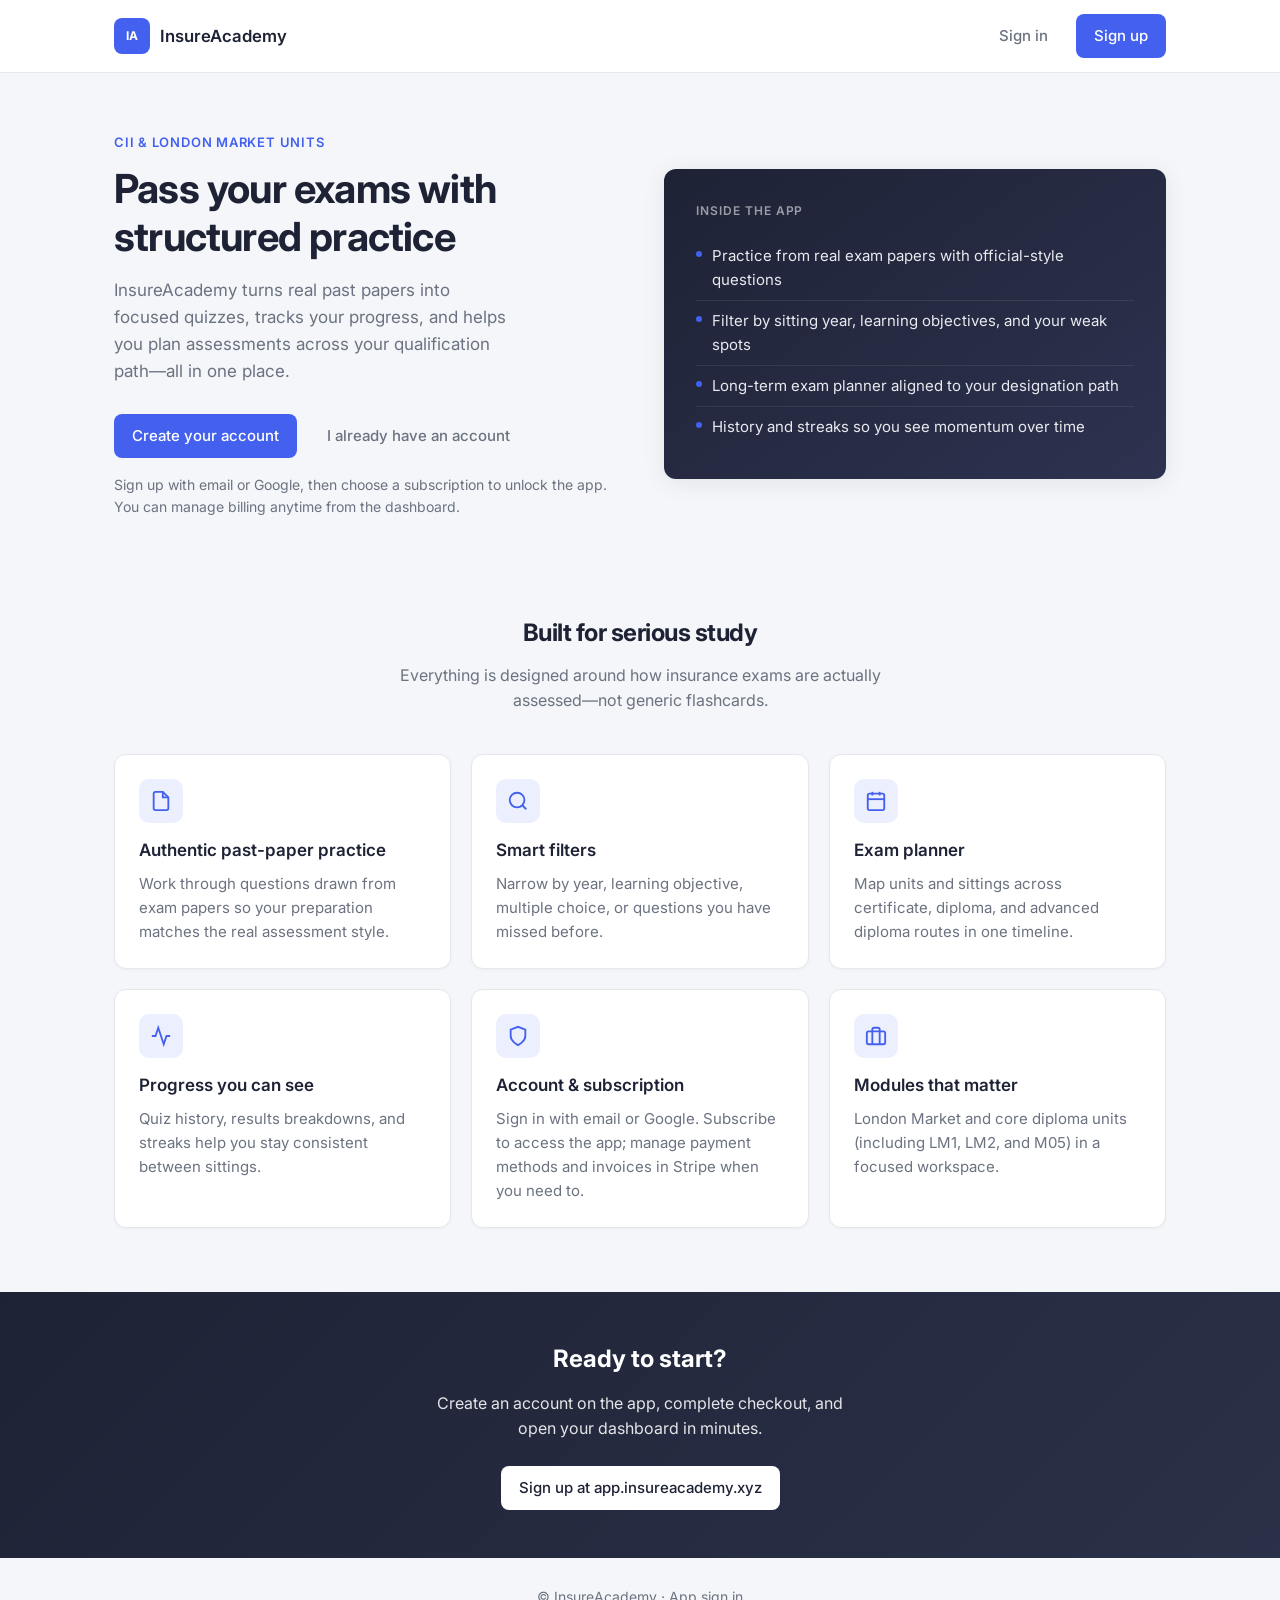
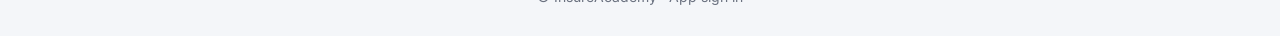
<file: website/index.html>
<!DOCTYPE html>
<html lang="en">
<head>
  <meta charset="UTF-8">
  <meta name="viewport" content="width=device-width, initial-scale=1.0">
  <meta name="description" content="InsureAcademy — exam practice and planning for insurance qualifications. Past papers, smart filters, and a long-term study planner.">
  <title>InsureAcademy — Insurance exam practice</title>
  <link rel="preconnect" href="https://fonts.googleapis.com">
  <link href="https://fonts.googleapis.com/css2?family=Inter:wght@400;500;600;700&display=swap" rel="stylesheet">
  <link rel="stylesheet" href="styles.css">
</head>
<body>
  <header class="site-header">
    <div class="site-header-inner">
      <a class="brand" href="/">
        <span class="brand-mark">IA</span>
        <span>InsureAcademy</span>
      </a>
      <nav class="header-actions" aria-label="Account">
        <a class="btn btn-ghost" href="https://app.insureacademy.xyz/login">Sign in</a>
        <a class="btn btn-primary" href="https://app.insureacademy.xyz/signup">Sign up</a>
      </nav>
    </div>
  </header>

  <main>
    <section class="hero">
      <div class="hero-grid">
        <div>
          <p class="hero-eyebrow">CII &amp; London Market units</p>
          <h1>Pass your exams with structured practice</h1>
          <p class="hero-lead">
            InsureAcademy turns real past papers into focused quizzes, tracks your progress,
            and helps you plan assessments across your qualification path—all in one place.
          </p>
          <div class="hero-cta">
            <a class="btn btn-primary" href="https://app.insureacademy.xyz/signup">Create your account</a>
            <a class="btn btn-ghost" href="https://app.insureacademy.xyz/login">I already have an account</a>
          </div>
          <p class="hero-note">
            Sign up with email or Google, then choose a subscription to unlock the app. You can manage billing anytime from the dashboard.
          </p>
        </div>
        <div class="hero-visual" aria-hidden="true">
          <h3>Inside the app</h3>
          <ul>
            <li>Practice from real exam papers with official-style questions</li>
            <li>Filter by sitting year, learning objectives, and your weak spots</li>
            <li>Long-term exam planner aligned to your designation path</li>
            <li>History and streaks so you see momentum over time</li>
          </ul>
        </div>
      </div>
    </section>

    <section class="section" id="features" aria-labelledby="features-heading">
      <h2 id="features-heading" class="section-title">Built for serious study</h2>
      <p class="section-sub">
        Everything is designed around how insurance exams are actually assessed—not generic flashcards.
      </p>
      <div class="features">
        <article class="feature-card">
          <div class="feature-icon" aria-hidden="true">
            <svg width="22" height="22" viewBox="0 0 24 24" fill="none" stroke="currentColor" stroke-width="2"><path d="M14 2H6a2 2 0 0 0-2 2v16a2 2 0 0 0 2 2h12a2 2 0 0 0 2-2V8z"/><polyline points="14 2 14 8 20 8"/></svg>
          </div>
          <h3>Authentic past-paper practice</h3>
          <p>Work through questions drawn from exam papers so your preparation matches the real assessment style.</p>
        </article>
        <article class="feature-card">
          <div class="feature-icon" aria-hidden="true">
            <svg width="22" height="22" viewBox="0 0 24 24" fill="none" stroke="currentColor" stroke-width="2"><circle cx="11" cy="11" r="8"/><line x1="21" y1="21" x2="16.65" y2="16.65"/></svg>
          </div>
          <h3>Smart filters</h3>
          <p>Narrow by year, learning objective, multiple choice, or questions you have missed before.</p>
        </article>
        <article class="feature-card">
          <div class="feature-icon" aria-hidden="true">
            <svg width="22" height="22" viewBox="0 0 24 24" fill="none" stroke="currentColor" stroke-width="2"><rect x="3" y="4" width="18" height="18" rx="2"/><line x1="16" y1="2" x2="16" y2="6"/><line x1="8" y1="2" x2="8" y2="6"/><line x1="3" y1="10" x2="21" y2="10"/></svg>
          </div>
          <h3>Exam planner</h3>
          <p>Map units and sittings across certificate, diploma, and advanced diploma routes in one timeline.</p>
        </article>
        <article class="feature-card">
          <div class="feature-icon" aria-hidden="true">
            <svg width="22" height="22" viewBox="0 0 24 24" fill="none" stroke="currentColor" stroke-width="2"><polyline points="22 12 18 12 15 21 9 3 6 12 2 12"/></svg>
          </div>
          <h3>Progress you can see</h3>
          <p>Quiz history, results breakdowns, and streaks help you stay consistent between sittings.</p>
        </article>
        <article class="feature-card">
          <div class="feature-icon" aria-hidden="true">
            <svg width="22" height="22" viewBox="0 0 24 24" fill="none" stroke="currentColor" stroke-width="2"><path d="M12 22s8-4 8-10V5l-8-3-8 3v7c0 6 8 10 8 10z"/></svg>
          </div>
          <h3>Account &amp; subscription</h3>
          <p>Sign in with email or Google. Subscribe to access the app; manage payment methods and invoices in Stripe when you need to.</p>
        </article>
        <article class="feature-card">
          <div class="feature-icon" aria-hidden="true">
            <svg width="22" height="22" viewBox="0 0 24 24" fill="none" stroke="currentColor" stroke-width="2"><rect x="2" y="7" width="20" height="14" rx="2"/><path d="M16 21V5a2 2 0 0 0-2-2h-4a2 2 0 0 0-2 2v16"/></svg>
          </div>
          <h3>Modules that matter</h3>
          <p>London Market and core diploma units (including LM1, LM2, and M05) in a focused workspace.</p>
        </article>
      </div>
    </section>

    <section class="cta-band">
      <h2>Ready to start?</h2>
      <p>Create an account on the app, complete checkout, and open your dashboard in minutes.</p>
      <a class="btn btn-primary" href="https://app.insureacademy.xyz/signup">Sign up at app.insureacademy.xyz</a>
    </section>
  </main>

  <footer class="site-footer">
    <p>© InsureAcademy · <a href="https://app.insureacademy.xyz/login">App sign in</a></p>
  </footer>
</body>
</html>
</file>
<file: website/styles.css>
/* InsureAcademy marketing — aligns with app palette */
*, *::before, *::after { box-sizing: border-box; margin: 0; padding: 0; }

:root {
  --bg: #f4f6f9;
  --surface: #ffffff;
  --text: #1e2235;
  --muted: #6b7280;
  --primary: #4361ee;
  --primary-dark: #3451d1;
  --sidebar-ink: #1e2235;
  --border: #e5e7eb;
  --radius: 12px;
  --shadow: 0 4px 24px rgba(30, 34, 53, 0.08);
  --font: 'Inter', -apple-system, BlinkMacSystemFont, 'Segoe UI', Roboto, sans-serif;
}

html { scroll-behavior: smooth; }

body {
  font-family: var(--font);
  background: var(--bg);
  color: var(--text);
  line-height: 1.6;
  font-size: 16px;
}

a { color: var(--primary); text-decoration: none; }
a:hover { text-decoration: underline; }

.site-header {
  position: sticky;
  top: 0;
  z-index: 50;
  background: rgba(255, 255, 255, 0.92);
  backdrop-filter: blur(10px);
  border-bottom: 1px solid var(--border);
}

.site-header-inner {
  max-width: 1100px;
  margin: 0 auto;
  padding: 14px 24px;
  display: flex;
  align-items: center;
  justify-content: space-between;
  gap: 16px;
}

.brand {
  display: flex;
  align-items: center;
  gap: 10px;
  color: var(--text);
  font-weight: 600;
  font-size: 1.05rem;
  text-decoration: none;
}
.brand:hover { text-decoration: none; }

.brand-mark {
  width: 36px;
  height: 36px;
  background: var(--primary);
  border-radius: 8px;
  display: flex;
  align-items: center;
  justify-content: center;
  color: #fff;
  font-weight: 700;
  font-size: 0.75rem;
  letter-spacing: 0.04em;
}

.header-actions {
  display: flex;
  align-items: center;
  gap: 10px;
}

.btn {
  display: inline-flex;
  align-items: center;
  justify-content: center;
  padding: 10px 18px;
  border-radius: 8px;
  font-weight: 500;
  font-size: 0.9375rem;
  cursor: pointer;
  border: none;
  font-family: inherit;
  text-decoration: none;
  transition: background 0.15s ease, color 0.15s ease;
}
.btn:hover { text-decoration: none; }

.btn-ghost {
  background: transparent;
  color: var(--muted);
}
.btn-ghost:hover {
  color: var(--text);
  background: rgba(30, 34, 53, 0.06);
}

.btn-primary {
  background: var(--primary);
  color: #fff;
}
.btn-primary:hover {
  background: var(--primary-dark);
}

main { overflow-x: hidden; }

.hero {
  max-width: 1100px;
  margin: 0 auto;
  padding: 56px 24px 48px;
}

.hero-grid {
  display: grid;
  gap: 40px;
  align-items: center;
}

@media (min-width: 880px) {
  .hero-grid {
    grid-template-columns: 1fr 1fr;
    gap: 48px;
  }
}

.hero-eyebrow {
  display: inline-block;
  font-size: 0.8125rem;
  font-weight: 600;
  text-transform: uppercase;
  letter-spacing: 0.06em;
  color: var(--primary);
  margin-bottom: 12px;
}

.hero h1 {
  font-size: clamp(1.85rem, 4vw, 2.5rem);
  font-weight: 700;
  line-height: 1.2;
  letter-spacing: -0.02em;
  margin-bottom: 16px;
}

.hero-lead {
  font-size: 1.0625rem;
  color: var(--muted);
  max-width: 36ch;
  margin-bottom: 28px;
}

.hero-cta {
  display: flex;
  flex-wrap: wrap;
  gap: 12px;
  align-items: center;
}

.hero-note {
  font-size: 0.875rem;
  color: var(--muted);
  margin-top: 16px;
}

.hero-visual {
  background: linear-gradient(145deg, #1e2235 0%, #2d3350 100%);
  border-radius: var(--radius);
  padding: 32px;
  color: #e8eaef;
  box-shadow: var(--shadow);
  min-height: 260px;
  display: flex;
  flex-direction: column;
  justify-content: center;
  gap: 16px;
}

.hero-visual h3 {
  font-size: 0.75rem;
  text-transform: uppercase;
  letter-spacing: 0.08em;
  color: rgba(255, 255, 255, 0.55);
  font-weight: 600;
}

.hero-visual ul {
  list-style: none;
  font-size: 0.9375rem;
}
.hero-visual li {
  padding: 8px 0;
  border-bottom: 1px solid rgba(255, 255, 255, 0.08);
  display: flex;
  align-items: flex-start;
  gap: 10px;
}
.hero-visual li:last-child { border-bottom: none; }
.hero-visual li::before {
  content: '';
  width: 6px;
  height: 6px;
  border-radius: 50%;
  background: var(--primary);
  margin-top: 7px;
  flex-shrink: 0;
}

.section {
  max-width: 1100px;
  margin: 0 auto;
  padding: 48px 24px 64px;
}

.section-title {
  font-size: 1.5rem;
  font-weight: 700;
  text-align: center;
  margin-bottom: 10px;
  letter-spacing: -0.02em;
}

.section-sub {
  text-align: center;
  color: var(--muted);
  max-width: 52ch;
  margin: 0 auto 40px;
  font-size: 1rem;
}

.features {
  display: grid;
  gap: 20px;
}

@media (min-width: 640px) {
  .features {
    grid-template-columns: repeat(2, 1fr);
  }
}

@media (min-width: 960px) {
  .features {
    grid-template-columns: repeat(3, 1fr);
  }
}

.feature-card {
  background: var(--surface);
  border: 1px solid var(--border);
  border-radius: var(--radius);
  padding: 24px;
  box-shadow: 0 1px 3px rgba(0, 0, 0, 0.04);
}

.feature-icon {
  width: 44px;
  height: 44px;
  border-radius: 10px;
  background: rgba(67, 97, 238, 0.1);
  color: var(--primary);
  display: flex;
  align-items: center;
  justify-content: center;
  margin-bottom: 14px;
}

.feature-card h3 {
  font-size: 1.0625rem;
  font-weight: 600;
  margin-bottom: 8px;
}

.feature-card p {
  font-size: 0.9375rem;
  color: var(--muted);
}

.cta-band {
  background: linear-gradient(135deg, #1e2235 0%, #2a3148 100%);
  color: #fff;
  text-align: center;
  padding: 48px 24px;
}

.cta-band h2 {
  font-size: 1.5rem;
  font-weight: 700;
  margin-bottom: 12px;
}

.cta-band p {
  opacity: 0.88;
  margin-bottom: 24px;
  max-width: 42ch;
  margin-left: auto;
  margin-right: auto;
}

.cta-band .btn-primary {
  background: #fff;
  color: var(--sidebar-ink);
}
.cta-band .btn-primary:hover {
  background: #eef1fd;
}

.site-footer {
  max-width: 1100px;
  margin: 0 auto;
  padding: 28px 24px;
  text-align: center;
  font-size: 0.875rem;
  color: var(--muted);
}

.site-footer a { color: var(--muted); }
.site-footer a:hover { color: var(--text); }
</file>
